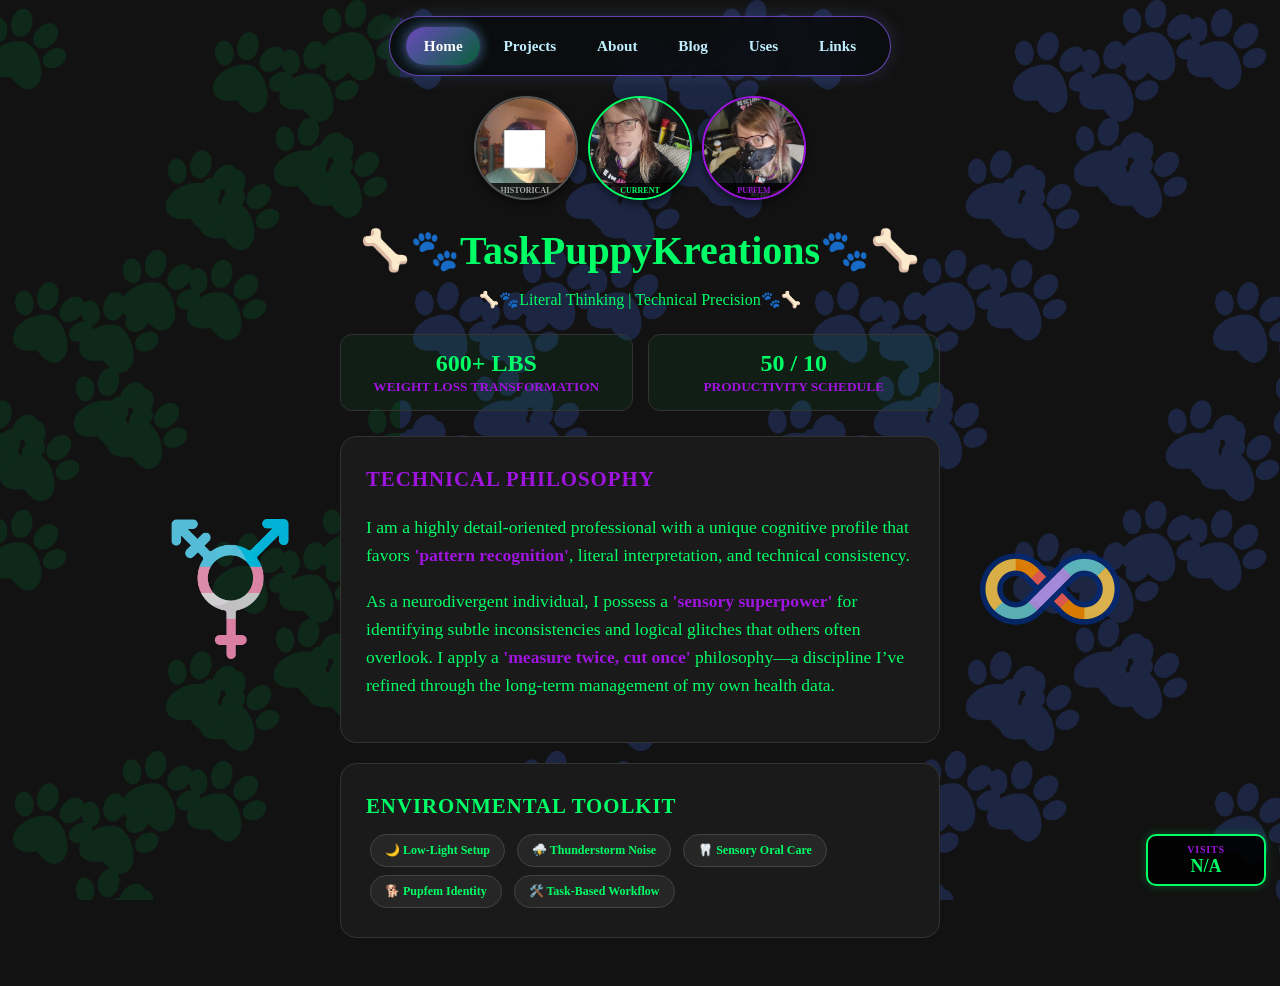
<file: index.html>
<!DOCTYPE html>
<html lang="en">
<head>
    <meta name="darkreader-lock">
    <meta charset="UTF-8">
    <meta name="viewport" content="width=device-width, initial-scale=1.0, maximum-scale=1.0, user-scalable=no">
    <title>TaskPuppy | Forensic Bio</title>
    <link rel="stylesheet" href="assets/css/style.css">
    <style>
        /* PREVENTS SIDE-SCROLLING ON MOBILE FROM FLOATING IMAGES */
        

        /* PRESERVED: THE ORGANIC PAW TRAIL - DARK READER LOCK */
        
        .app-container { text-align: center; max-width: 600px; margin: 0 auto; padding: 20px; }
        .photo-container { display: flex; justify-content: center; gap: 10px; margin-bottom: 25px; }
        .profile-frame { flex: 0 0 100px; height: 100px; border-radius: 50%; border: 2px solid #00FF66; overflow: hidden; position: relative; background: #111; box-shadow: 0 4px 8px rgba(0,0,0,0.5); }
        .frame-label { position: absolute; bottom: 0; width: 100%; background: rgba(0,0,0,0.8); font-size: 8px; padding: 3px 0; font-weight: 900; color: #00FF66; }
        .stat-grid { display: grid; grid-template-columns: 1fr 1fr; gap: 15px; margin-bottom: 25px; }
        .stat-card { background: rgba(0, 255, 102, 0.05); border: 1px solid #333; padding: 15px; border-radius: 12px; }
        .stat-val { display: block; font-size: 24px; font-weight: 900; color: #00FF66; }
        .card { background: #1a1a1a; border-radius: 16px; padding: 25px; margin-bottom: 20px; border: 1px solid #333; text-align: left; line-height: 1.6; }
        .tool-chip { display: inline-block; background: rgba(255, 255, 255, 0.05); border: 1px solid #444; padding: 6px 14px; border-radius: 20px; font-size: 12px; margin: 4px; color: #00FF66; font-weight: bold; }
        .highlight { color: #FFD700; font-weight: bold; }
        h2 { margin-top: 0; font-size: 1.2rem; text-transform: uppercase; letter-spacing: 1px; }

        .site-counter {
            position: fixed;
            right: 14px;
            bottom: calc(14px + env(safe-area-inset-bottom));
            z-index: 9999;
            background: rgba(0, 0, 0, 0.88);
            border: 2px solid #00FF66;
            border-radius: 10px;
            padding: 8px 12px;
            box-shadow: 0 0 10px rgba(0, 255, 102, 0.25);
            text-align: center;
            min-width: 92px;
        }

        .site-counter-label {
            color: #9f15df;
            font-size: 10px;
            font-weight: 900;
            letter-spacing: 0.8px;
            text-transform: uppercase;
            display: block;
            margin-bottom: 2px;
        }

        .site-counter-value {
            color: #00FF66;
            font-size: 18px;
            font-weight: 900;
            line-height: 1;
        }

        .current-photo-upside-down {
            transform: rotate(270deg);
            transform-origin: center center;
        }

        .kofi-button {
            position: fixed;
            left: 14px;
            bottom: calc(14px + env(safe-area-inset-bottom));
            z-index: 9998;
            background: rgba(0, 0, 0, 0.88);
            border: 2px solid #9f15df;
            border-radius: 10px;
            padding: 8px 12px;
            box-shadow: 0 0 10px rgba(159, 21, 223, 0.25);
            text-align: center;
            min-width: 112px;
            text-decoration: none;
            display: inline-block;
        }

        .kofi-button-label {
            color: #00FF66;
            font-size: 10px;
            font-weight: 900;
            letter-spacing: 0.8px;
            text-transform: uppercase;
            display: block;
            margin-bottom: 2px;
        }

        .kofi-button-value {
            color: #9f15df;
            font-size: 18px;
            font-weight: 900;
            line-height: 1;
        }

        @media (max-width: 640px) {
            .site-counter {
                right: 10px;
                bottom: calc(12px + env(safe-area-inset-bottom));
                padding: 7px 10px;
                min-width: 84px;
            }

            .site-counter-value {
                font-size: 16px;
            }

            .kofi-button {
                left: 10px;
                bottom: calc(12px + env(safe-area-inset-bottom));
                padding: 7px 10px;
                min-width: 98px;
            }

            .kofi-button-value {
                font-size: 16px;
            }

        }
    </style>
</head>
<body>
<nav class="navbar" aria-label="Main navigation">
    <ul>
        <li><a href="index.html" aria-current="page">Home</a></li>
        <li><a href="projects.html">Projects</a></li>
        <li><a href="about.html">About</a></li>
        <li><a href="blog.html">Blog</a></li>
        <li><a href="uses.html">Uses</a></li>
        <li><a href="links.html">Links</a></li>
    </ul>
</nav>

    <div class="app-container">
        <div class="photo-container">
            <div class="profile-frame" style="border-color: #555;">
                <img src="assets/images/blog/550-me-web.jpg" loading="lazy" decoding="async" style="width:100%; height:100%; object-fit: cover;">
                <div class="frame-label" style="color:#aaa;">HISTORICAL</div>
            </div>
            <div class="profile-frame">
                <img src="assets/images/blog/no-muzzle-web.jpg" class="current-photo-upside-down" loading="lazy" decoding="async" style="width:100%; height:100%; object-fit: cover;">
                <div class="frame-label" style="color:#00FF66;">CURRENT</div>
            </div>
            <div class="profile-frame" style="border-color: #9f15df;">
                <img src="assets/images/blog/muzzle-web.jpg" loading="lazy" decoding="async" style="width:100%; height:100%; object-fit: cover;">
                <div class="frame-label" style="color: #9f15df;">PUPFEM</div>
            </div>
        </div>

        <h1 style="margin-bottom: 5px;color: #00ff66;">🦴🐾TaskPuppyKreations🐾🦴</h1>
        <p style="color:#00FF66; margin-bottom: 25px; font-family:Comic Sans MS, Comic Sans, cursive;">🦴🐾Literal Thinking | Technical Precision🐾🦴</p>

        <div class="stat-grid">
            <div class="stat-card">
                <span class="stat-val">600+ LBS</span>
                <small style="color:#9f15df; font-weight:bold;">WEIGHT LOSS TRANSFORMATION</small>
            </div>
            <div class="stat-card">
                <span class="stat-val">50 / 10</span>
                <small style="color:#9f15df; font-weight:bold;">PRODUCTIVITY SCHEDULE</small>
            </div>
        </div>

        <div style="position: relative; margin-bottom: 20px;">
            
            <img src="assets/icons/transgender.png" alt="Trans Pride" 
                 style="position: absolute; right: calc(100% + 40px); top: 50%; transform: translateY(-50%); width: 140px; height: auto; opacity: 0.85; pointer-events: none;">

            <div class="card" style="margin-bottom: 0;">
                <h2>Technical Philosophy</h2>
                <p>I am a highly detail-oriented professional with a unique cognitive profile that favors <span class="highlight">'pattern recognition'</span>, literal interpretation, and technical consistency.</p>
                <p>As a neurodivergent individual, I possess a <span class="highlight">'sensory superpower'</span> for identifying subtle inconsistencies and logical glitches that others often overlook. I apply a <span class="highlight">'measure twice, cut once'</span> philosophy—a discipline I’ve refined through the long-term management of my own health data.</p>
            </div>

            <img src="assets/icons/autism.png" alt="Autism Pride" 
                 style="position: absolute; left: calc(100% + 40px); top: 50%; transform: translateY(-50%); width: 140px; height: auto; opacity: 0.85; pointer-events: none;">

        </div>

        <div class="card">
            <h2 style="color:#00FF66;">Environmental Toolkit</h2>
            <div class="chip-container">
                <span class="tool-chip">🌙 Low-Light Setup</span>
                <span class="tool-chip">⛈️ Thunderstorm Noise</span>
                <span class="tool-chip">🦷 Sensory Oral Care</span>
                <span class="tool-chip">🐕 Pupfem Identity</span>
                <span class="tool-chip">🛠️ Task-Based Workflow</span>
            </div>
        </div>
    </div>

    <div class="site-counter" aria-live="polite" aria-label="Site visit counter">
        <span class="site-counter-label">Visits</span>
        <span id="site-counter-value" class="site-counter-value">...</span>
    </div>

   <script type='text/javascript' src='https://storage.ko-fi.com/cdn/widget/Widget_2.js'></script><script type='text/javascript'>kofiwidget2.init('Support me on Ko-fi', '#6542c7', 'W7W2H99UY');kofiwidget2.draw();</script> 



<script>
    (function () {
        var counterEl = document.getElementById('site-counter-value');
        if (!counterEl) return;

        var endpoint = 'https://api.counterapi.dev/v1/taskpuppykreations/homepage/up';

        fetch(endpoint)
            .then(function (response) {
                if (!response.ok) {
                    throw new Error('Counter request failed');
                }
                return response.json();
            })
            .then(function (data) {
                if (typeof data.count === 'number') {
                    counterEl.textContent = data.count.toLocaleString();
                } else {
                    counterEl.textContent = 'N/A';
                }
            })
            .catch(function () {
                counterEl.textContent = 'N/A';
            });
    })();
</script>
</body>
</html>
</file>
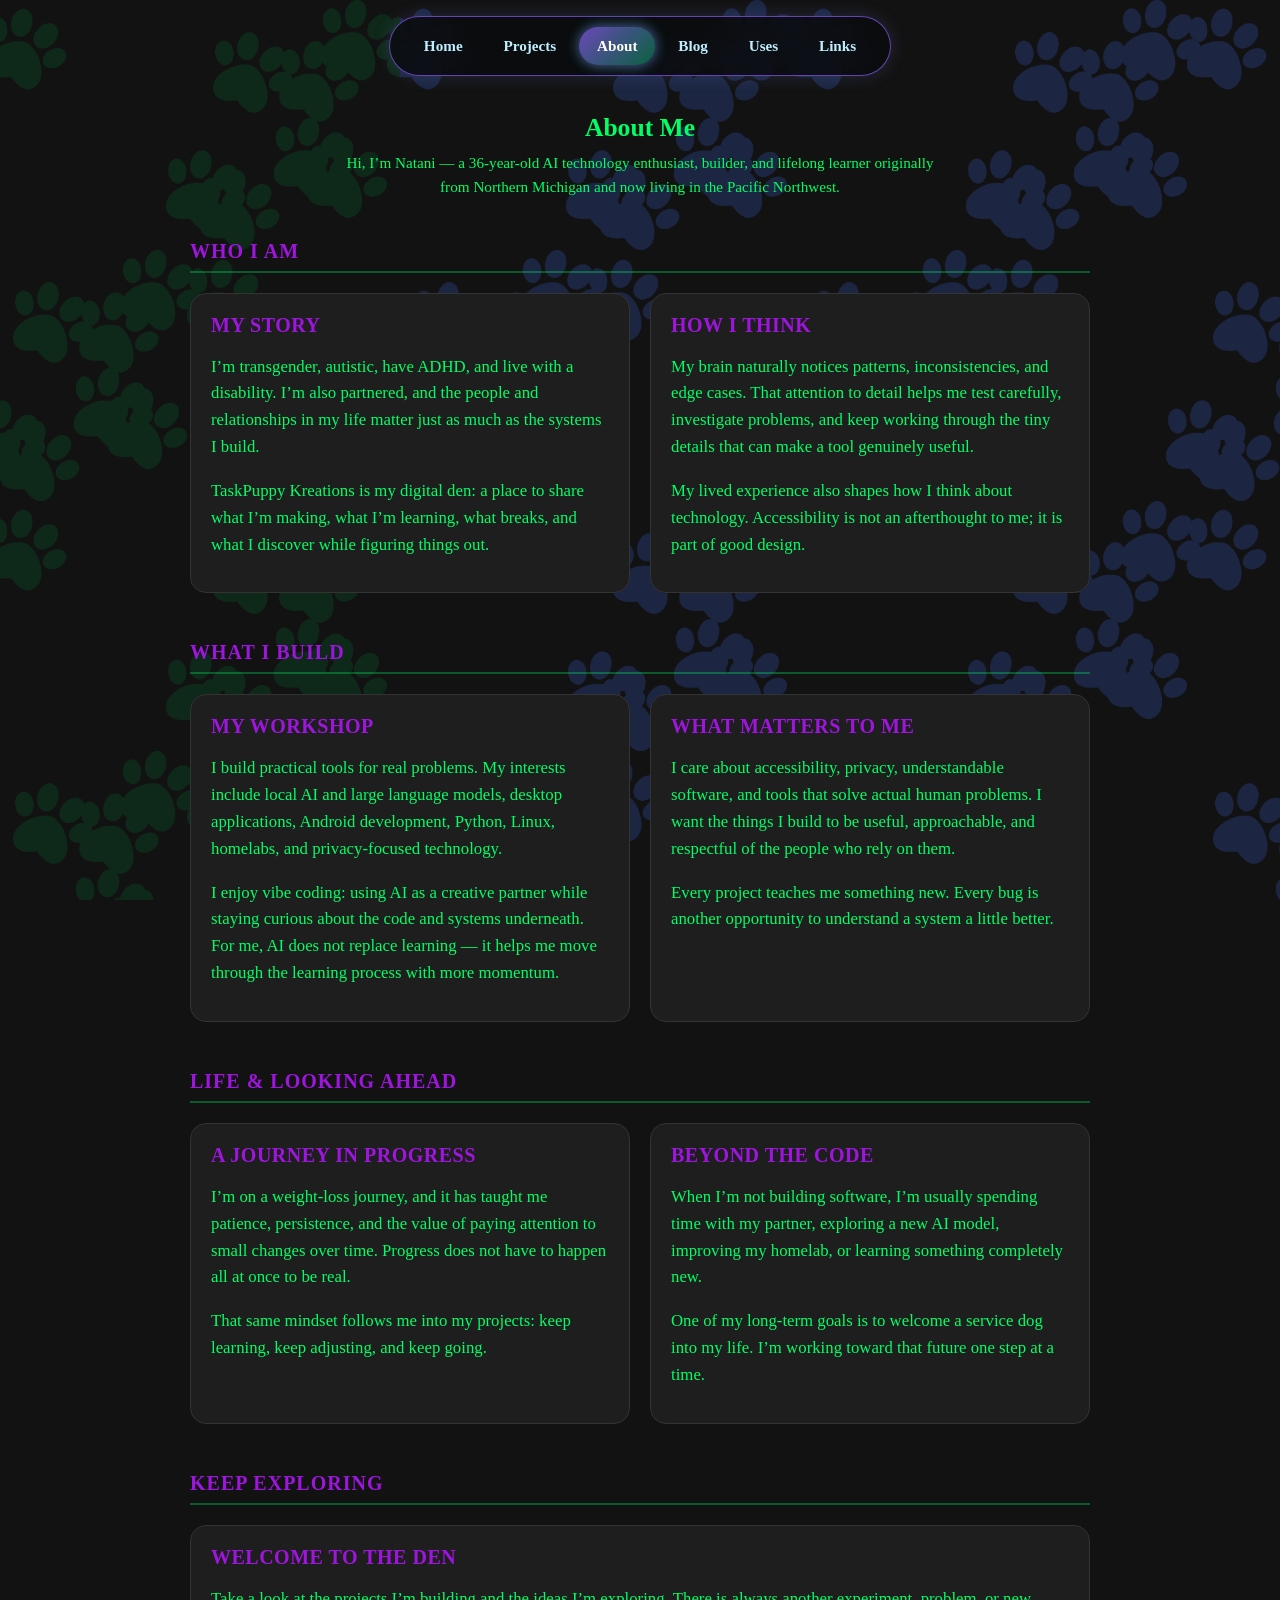
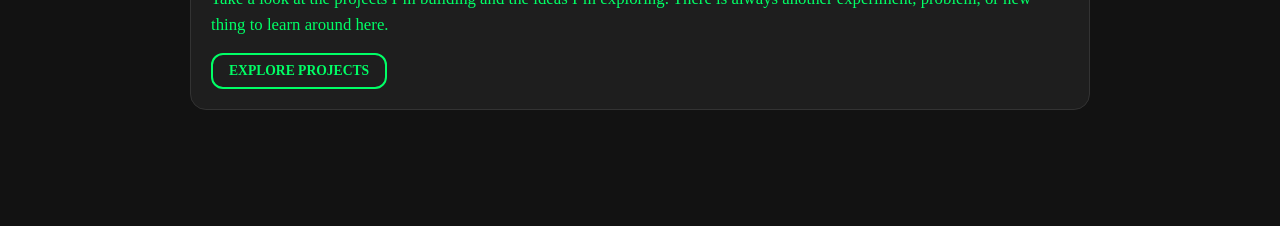
<file: about.html>
<!DOCTYPE html>
<html lang="en">
<head>
    <meta name="darkreader-lock">
    <meta charset="UTF-8">
    <meta name="viewport" content="width=device-width, initial-scale=1.0, maximum-scale=1.0, user-scalable=no">
    <title>TaskPuppy | About Me</title>
    <link rel="stylesheet" href="assets/css/style.css">
</head>
<body>
<nav class="navbar" aria-label="Main navigation">
    <ul>
        <li><a href="index.html">Home</a></li>
        <li><a href="projects.html">Projects</a></li>
        <li><a href="about.html" aria-current="page">About</a></li>
        <li><a href="blog.html">Blog</a></li>
        <li><a href="uses.html">Uses</a></li>
        <li><a href="links.html">Links</a></li>
    </ul>
</nav>

<div class="projects-page about-page">
    <h1>About Me</h1>
    <p class="projects-intro">Hi, I’m Natani — a 36-year-old AI technology enthusiast, builder, and lifelong learner originally from Northern Michigan and now living in the Pacific Northwest.</p>

    <section class="project-group" aria-labelledby="who-i-am-heading">
        <h2 class="project-group-title" id="who-i-am-heading">Who I Am</h2>
        <div class="project-grid">

            <article class="project-card">
                <div class="project-card-body">
                    <h3 class="project-card-title">My Story</h3>
                    <p class="project-card-desc">I’m transgender, autistic, have ADHD, and live with a disability. I’m also partnered, and the people and relationships in my life matter just as much as the systems I build.</p>
                    <p class="project-card-desc">TaskPuppy Kreations is my digital den: a place to share what I’m making, what I’m learning, what breaks, and what I discover while figuring things out.</p>
                </div>
            </article>

            <article class="project-card">
                <div class="project-card-body">
                    <h3 class="project-card-title">How I Think</h3>
                    <p class="project-card-desc">My brain naturally notices patterns, inconsistencies, and edge cases. That attention to detail helps me test carefully, investigate problems, and keep working through the tiny details that can make a tool genuinely useful.</p>
                    <p class="project-card-desc">My lived experience also shapes how I think about technology. Accessibility is not an afterthought to me; it is part of good design.</p>
                </div>
            </article>

        </div>
    </section>

    <section class="project-group" aria-labelledby="what-i-build-heading">
        <h2 class="project-group-title" id="what-i-build-heading">What I Build</h2>
        <div class="project-grid">

            <article class="project-card">
                <div class="project-card-body">
                    <h3 class="project-card-title">My Workshop</h3>
                    <p class="project-card-desc">I build practical tools for real problems. My interests include local AI and large language models, desktop applications, Android development, Python, Linux, homelabs, and privacy-focused technology.</p>
                    <p class="project-card-desc">I enjoy vibe coding: using AI as a creative partner while staying curious about the code and systems underneath. For me, AI does not replace learning — it helps me move through the learning process with more momentum.</p>
                </div>
            </article>

            <article class="project-card">
                <div class="project-card-body">
                    <h3 class="project-card-title">What Matters to Me</h3>
                    <p class="project-card-desc">I care about accessibility, privacy, understandable software, and tools that solve actual human problems. I want the things I build to be useful, approachable, and respectful of the people who rely on them.</p>
                    <p class="project-card-desc">Every project teaches me something new. Every bug is another opportunity to understand a system a little better.</p>
                </div>
            </article>

        </div>
    </section>

    <section class="project-group" aria-labelledby="life-and-looking-ahead-heading">
        <h2 class="project-group-title" id="life-and-looking-ahead-heading">Life &amp; Looking Ahead</h2>
        <div class="project-grid">

            <article class="project-card">
                <div class="project-card-body">
                    <h3 class="project-card-title">A Journey in Progress</h3>
                    <p class="project-card-desc">I’m on a weight-loss journey, and it has taught me patience, persistence, and the value of paying attention to small changes over time. Progress does not have to happen all at once to be real.</p>
                    <p class="project-card-desc">That same mindset follows me into my projects: keep learning, keep adjusting, and keep going.</p>
                </div>
            </article>

            <article class="project-card">
                <div class="project-card-body">
                    <h3 class="project-card-title">Beyond the Code</h3>
                    <p class="project-card-desc">When I’m not building software, I’m usually spending time with my partner, exploring a new AI model, improving my homelab, or learning something completely new.</p>
                    <p class="project-card-desc">One of my long-term goals is to welcome a service dog into my life. I’m working toward that future one step at a time.</p>
                </div>
            </article>

        </div>
    </section>

    <section class="project-group" aria-labelledby="keep-exploring-heading">
        <h2 class="project-group-title" id="keep-exploring-heading">Keep Exploring</h2>
        <div class="project-grid">
            <article class="project-card">
                <div class="project-card-body">
                    <h3 class="project-card-title">Welcome to the Den</h3>
                    <p class="project-card-desc">Take a look at the projects I’m building and the ideas I’m exploring. There is always another experiment, problem, or new thing to learn around here.</p>
                    <div class="project-links">
                        <a class="project-link live" href="projects.html" aria-label="Explore TaskPuppy projects">Explore Projects</a>
                    </div>
                </div>
            </article>
        </div>
    </section>

    <script type='text/javascript' src='https://storage.ko-fi.com/cdn/widget/Widget_2.js'></script><script type='text/javascript'>kofiwidget2.init('Support me on Ko-fi', '#6542c7', 'W7W2H99UY');kofiwidget2.draw();</script> 
</div>

</body>
</html>
</file>
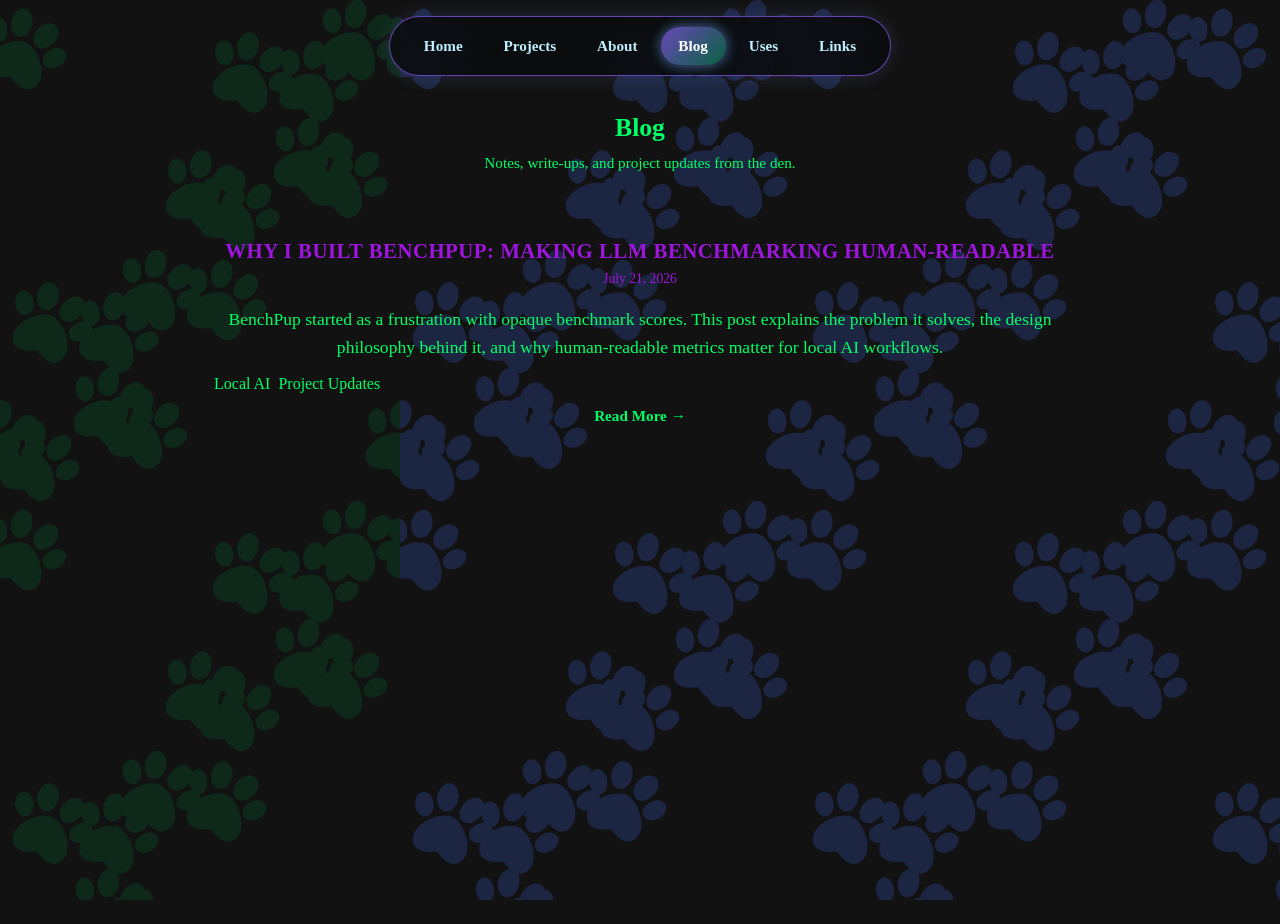
<file: blog.html>
<!DOCTYPE html>
<html lang="en">
<head>
    <meta name="darkreader-lock">
    <meta charset="UTF-8">
    <meta name="viewport" content="width=device-width, initial-scale=1.0, maximum-scale=1.0, user-scalable=no">
    <meta name="description" content="Blog posts about local AI, homelab, web development, accessibility, and more.">
    <title>Blog | TaskPuppyKreations</title>
    <link rel="stylesheet" href="assets/css/style.css">
</head>
<body>
<nav class="navbar" aria-label="Main navigation">
    <ul>
        <li><a href="index.html">Home</a></li>
        <li><a href="projects.html">Projects</a></li>
        <li><a href="about.html">About</a></li>
        <li><a href="blog.html" aria-current="page">Blog</a></li>
        <li><a href="uses.html">Uses</a></li>
        <li><a href="links.html">Links</a></li>
    </ul>
</nav>

<div class="blog-index">
    <h1>Blog</h1>
    <p class="blog-intro">Notes, write-ups, and project updates from the den.</p>

    <section class="blog-post-list">

        <!-- Copy this card block for each new post. -->
        <!-- Example placeholder — replace with real posts. -->
        <article class="card blog-post-card">
            <h2 class="blog-post-title">Why I Built BenchPup: Making LLM Benchmarking Human-Readable</h2>
            <time class="blog-post-date" datetime="2026-07-21">July 21, 2026</time>
            <p class="blog-post-summary">
                BenchPup started as a frustration with opaque benchmark scores. This post explains the problem it solves, the design philosophy behind it, and why human-readable metrics matter for local AI workflows.
            </p>
            <div class="blog-post-tags">
                <span class="tool-chip blog-tag">Local AI</span>
                <span class="tool-chip blog-tag">Project Updates</span>
            </div>
            <a class="blog-read-more" href="blog/posts/2026-07-21-why-i-built-benchpup.html">Read More →</a>
        </article>
        
<script type='text/javascript' src='https://storage.ko-fi.com/cdn/widget/Widget_2.js'></script><script type='text/javascript'>kofiwidget2.init('Support me on Ko-fi', '#6542c7', 'W7W2H99UY');kofiwidget2.draw();</script> 

    </section>
</div>
</body>
</html>
</file>
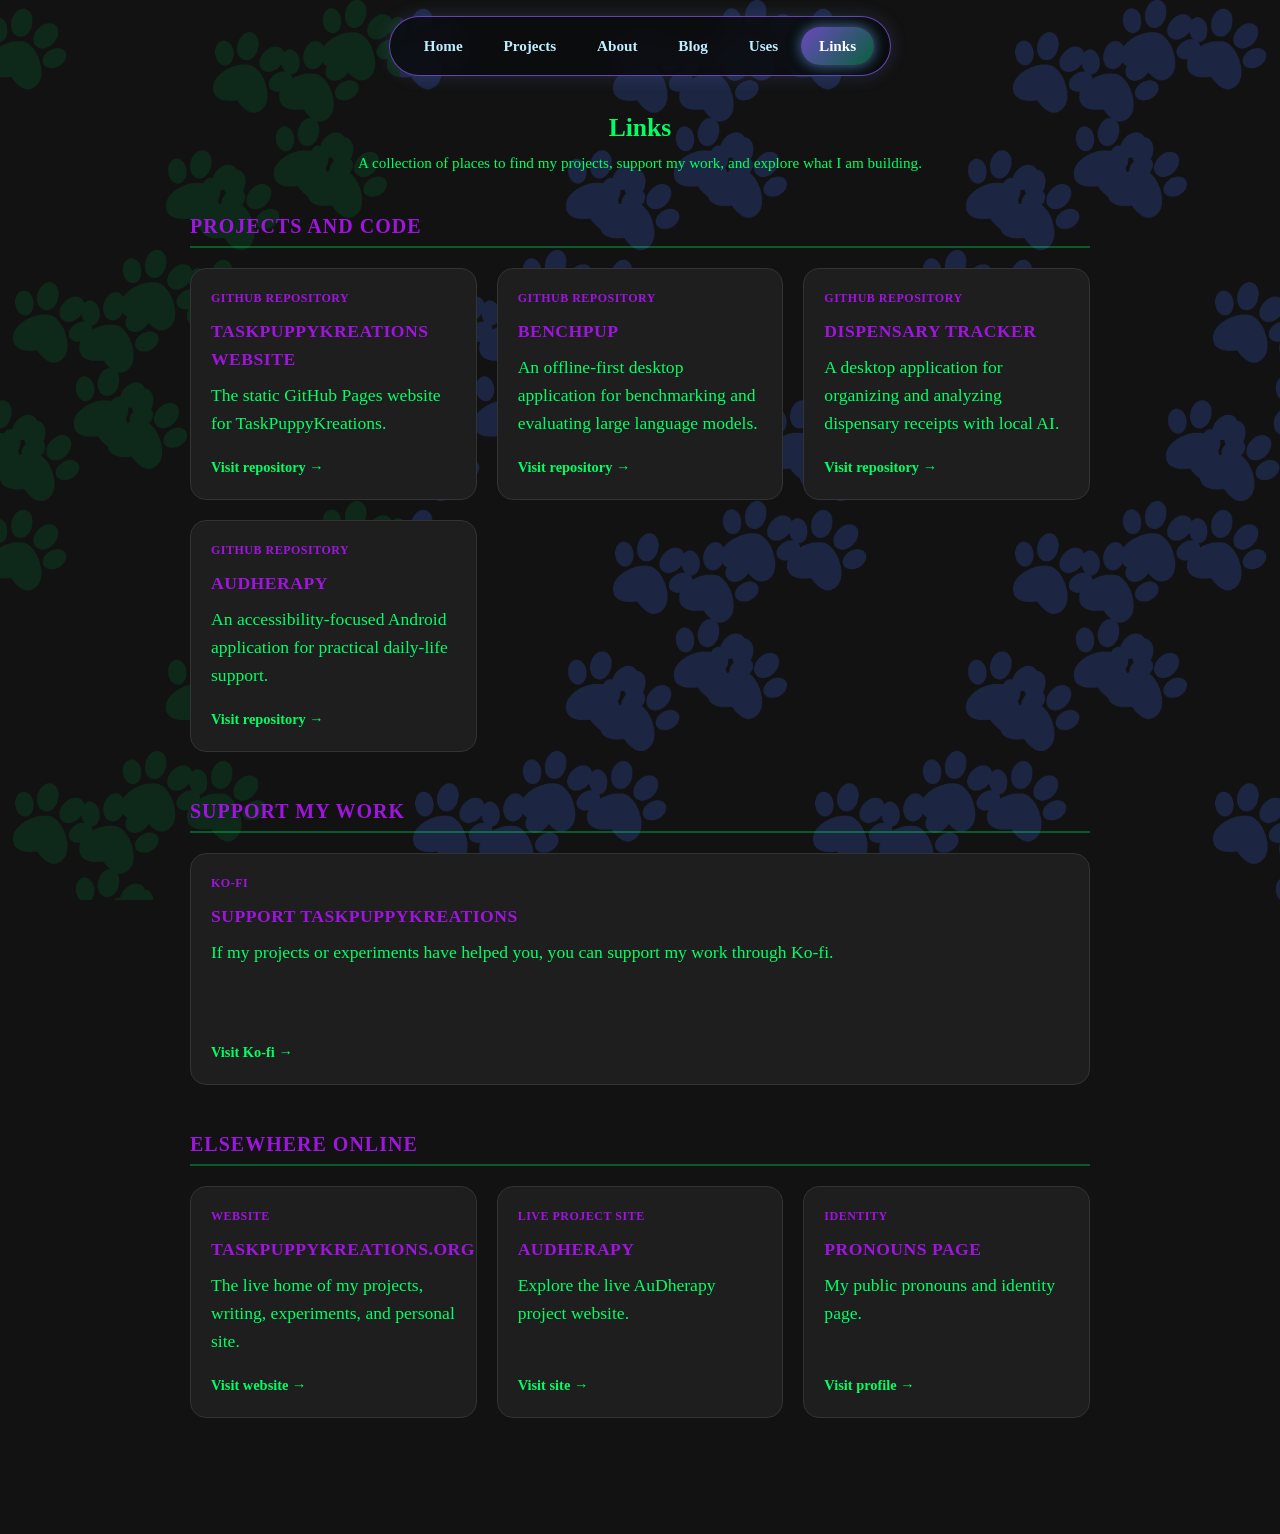
<file: links.html>
<!DOCTYPE html>
<html lang="en">
<head>
    <meta name="darkreader-lock">
    <meta charset="UTF-8">
    <meta name="viewport" content="width=device-width, initial-scale=1.0, maximum-scale=1.0, user-scalable=no">
    <meta name="description" content="A collection of places to find my projects, support my work, and explore what I am building.">
    <title>TaskPuppy | Links</title>
    <link rel="stylesheet" href="assets/css/style.css">
</head>
<body>
<nav class="navbar" aria-label="Main navigation">
    <ul>
        <li><a href="index.html">Home</a></li>
        <li><a href="projects.html">Projects</a></li>
        <li><a href="about.html">About</a></li>
        <li><a href="blog.html">Blog</a></li>
        <li><a href="uses.html">Uses</a></li>
        <li><a href="links.html" aria-current="page">Links</a></li>
    </ul>
</nav>

<main class="links-page">
    <header class="links-header">
        <h1>Links</h1>
        <p class="links-intro">A collection of places to find my projects, support my work, and explore what I am building.</p>
    </header>

    <section class="links-section" aria-labelledby="links-projects-heading">
        <h2 class="links-section-title" id="links-projects-heading">Projects and Code</h2>
        <div class="links-grid">
            <a class="card links-card" href="https://github.com/TaskPuppyNatani/taskpuppy-web" target="_blank" rel="noopener noreferrer">
                <span class="links-category">GitHub repository</span>
                <h3 class="links-card-title">TaskPuppyKreations Website</h3>
                <p class="links-card-description">The static GitHub Pages website for TaskPuppyKreations.</p>
                <span class="links-external">Visit repository &rarr;</span>
            </a>

            <a class="card links-card" href="https://github.com/TaskPuppyNatani/BenchPup" target="_blank" rel="noopener noreferrer">
                <span class="links-category">GitHub repository</span>
                <h3 class="links-card-title">BenchPup</h3>
                <p class="links-card-description">An offline-first desktop application for benchmarking and evaluating large language models.</p>
                <span class="links-external">Visit repository &rarr;</span>
            </a>

            <a class="card links-card" href="https://github.com/TaskPuppyNatani/Dispensary_Tracker" target="_blank" rel="noopener noreferrer">
                <span class="links-category">GitHub repository</span>
                <h3 class="links-card-title">Dispensary Tracker</h3>
                <p class="links-card-description">A desktop application for organizing and analyzing dispensary receipts with local AI.</p>
                <span class="links-external">Visit repository &rarr;</span>
            </a>

            <a class="card links-card" href="https://github.com/TaskPuppyNatani/AuDherapy" target="_blank" rel="noopener noreferrer">
                <span class="links-category">GitHub repository</span>
                <h3 class="links-card-title">AuDherapy</h3>
                <p class="links-card-description">An accessibility-focused Android application for practical daily-life support.</p>
                <span class="links-external">Visit repository &rarr;</span>
            </a>
        </div>
    </section>

    <section class="links-section" aria-labelledby="links-support-heading">
        <h2 class="links-section-title" id="links-support-heading">Support My Work</h2>
        <div class="links-grid">
            <a class="card links-card" href="https://ko-fi.com/taskpuppyloona" target="_blank" rel="noopener noreferrer">
                <span class="links-category">Ko-fi</span>
                <h3 class="links-card-title">Support TaskPuppyKreations</h3>
                <p class="links-card-description">If my projects or experiments have helped you, you can support my work through Ko-fi.</p>
                <span class="links-external">Visit Ko-fi &rarr;</span>
            </a>
        </div>
    </section>

    <section class="links-section" aria-labelledby="links-elsewhere-heading">
        <h2 class="links-section-title" id="links-elsewhere-heading">Elsewhere Online</h2>
        <div class="links-grid">
            <a class="card links-card" href="https://taskpuppykreations.org" target="_blank" rel="noopener noreferrer">
                <span class="links-category">Website</span>
                <h3 class="links-card-title">TaskPuppyKreations.org</h3>
                <p class="links-card-description">The live home of my projects, writing, experiments, and personal site.</p>
                <span class="links-external">Visit website &rarr;</span>
            </a>

            <a class="card links-card" href="https://audherapy.org" target="_blank" rel="noopener noreferrer">
                <span class="links-category">Live project site</span>
                <h3 class="links-card-title">AuDherapy</h3>
                <p class="links-card-description">Explore the live AuDherapy project website.</p>
                <span class="links-external">Visit site &rarr;</span>
            </a>

            <a class="card links-card" href="https://en.pronouns.page/@natanilombax" target="_blank" rel="noopener noreferrer">
                <span class="links-category">Identity</span>
                <h3 class="links-card-title">Pronouns Page</h3>
                <p class="links-card-description">My public pronouns and identity page.</p>
                <span class="links-external">Visit profile &rarr;</span>
            </a>
        </div>
    </section>
</main>

<script type='text/javascript' src='https://storage.ko-fi.com/cdn/widget/Widget_2.js'></script><script type='text/javascript'>kofiwidget2.init('Support me on Ko-fi', '#6542c7', 'W7W2H99UY');kofiwidget2.draw();</script> 
</body>
</html>
</file>
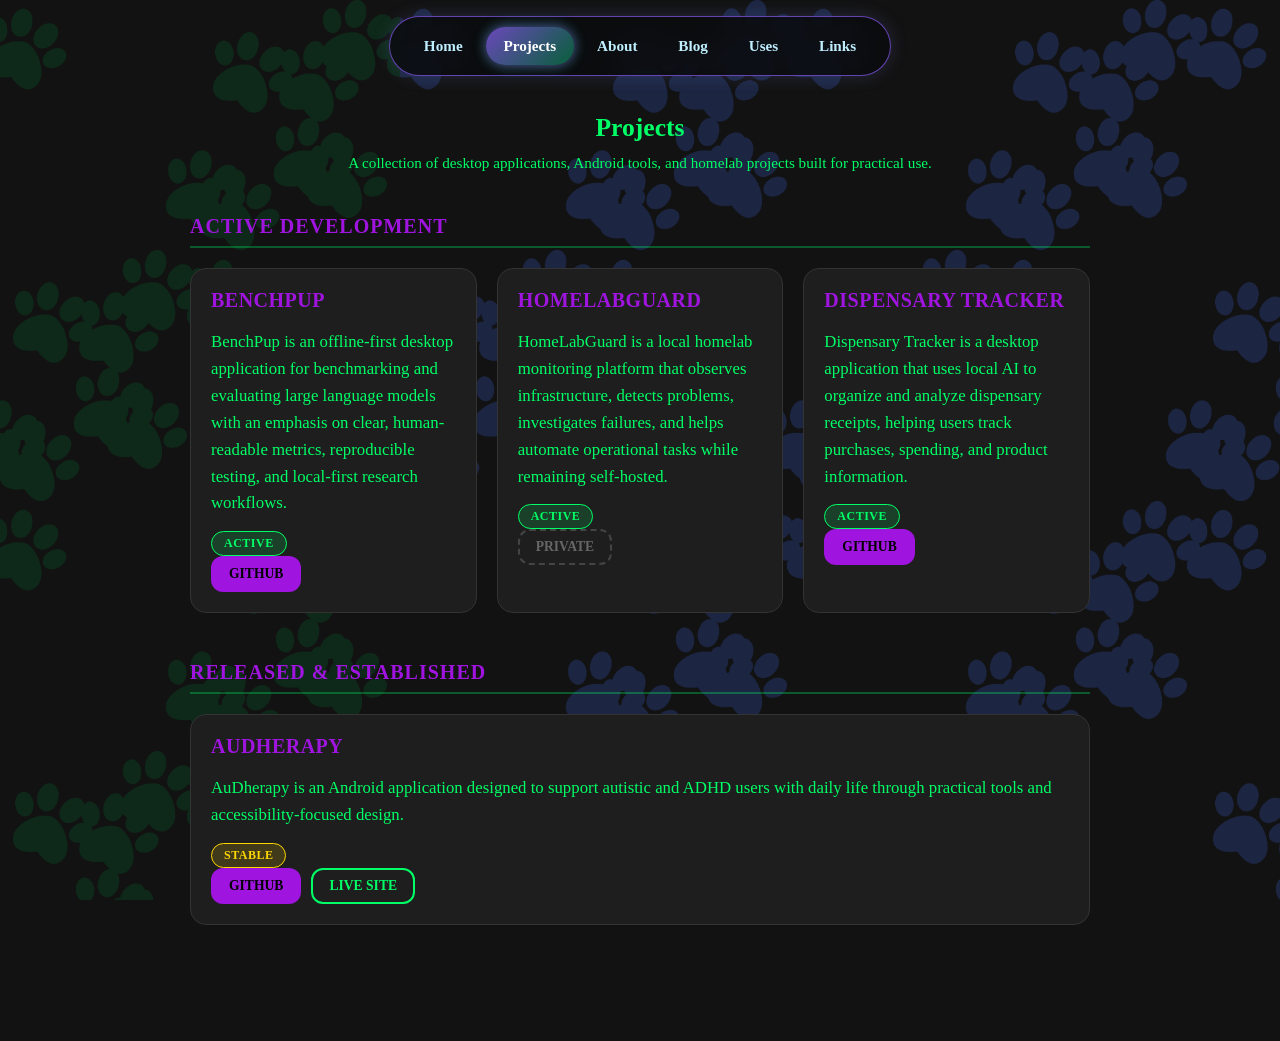
<file: projects.html>
<!DOCTYPE html>
<html lang="en">
<head>
    <meta name="darkreader-lock">
    <meta charset="UTF-8">
    <meta name="viewport" content="width=device-width, initial-scale=1.0, maximum-scale=1.0, user-scalable=no">
    <title>TaskPuppy | Projects</title>
    <link rel="stylesheet" href="assets/css/style.css">
</head>
<body>
<nav class="navbar" aria-label="Main navigation">
    <ul>
        <li><a href="index.html">Home</a></li>
        <li><a href="projects.html" aria-current="page">Projects</a></li>
        <li><a href="about.html">About</a></li>
        <li><a href="blog.html">Blog</a></li>
        <li><a href="uses.html">Uses</a></li>
        <li><a href="links.html">Links</a></li>
    </ul>
</nav>

<div class="projects-page">
    <h1>Projects</h1>
    <p class="projects-intro">A collection of desktop applications, Android tools, and homelab projects built for practical use.</p>

    <section class="project-group">
        <h2 class="project-group-title">Active Development</h2>
        <div class="project-grid">

            <article class="project-card">
                <div class="project-card-body">
                    <h3 class="project-card-title">BenchPup</h3>
                    <p class="project-card-desc">BenchPup is an offline-first desktop application for benchmarking and evaluating large language models with an emphasis on clear, human-readable metrics, reproducible testing, and local-first research workflows.</p>
                    <span class="status-badge status-badge--active">Active</span>
                    <div class="project-links">
                        <a class="project-link github" href="https://github.com/TaskPuppyNatani/BenchPup" target="_blank" rel="noopener noreferrer" aria-label="View BenchPup on GitHub">GitHub</a>
                    </div>
                </div>
            </article>

            <article class="project-card">
                <div class="project-card-body">
                    <h3 class="project-card-title">HomeLabGuard</h3>
                    <p class="project-card-desc">HomeLabGuard is a local homelab monitoring platform that observes infrastructure, detects problems, investigates failures, and helps automate operational tasks while remaining self-hosted.</p>
                    <span class="status-badge status-badge--active">Active</span>
                    <div class="project-links">
                        <span class="project-link private" aria-label="HomeLabGuard repository is private">Private</span>
                    </div>
                </div>
            </article>

            <article class="project-card">
                <div class="project-card-body">
                    <h3 class="project-card-title">Dispensary Tracker</h3>
                    <p class="project-card-desc">Dispensary Tracker is a desktop application that uses local AI to organize and analyze dispensary receipts, helping users track purchases, spending, and product information.</p>
                    <span class="status-badge status-badge--active">Active</span>
                    <div class="project-links">
                        <a class="project-link github" href="https://github.com/TaskPuppyNatani/Dispensary_Tracker" target="_blank" rel="noopener noreferrer" aria-label="View Dispensary Tracker on GitHub">GitHub</a>
                    </div>
                </div>
            </article>

        </div>
    </section>

    <section class="project-group">
        <h2 class="project-group-title">Released &amp; Established</h2>
        <div class="project-grid">

            <article class="project-card">
                <div class="project-card-body">
                    <h3 class="project-card-title">AuDherapy</h3>
                    <p class="project-card-desc">AuDherapy is an Android application designed to support autistic and ADHD users with daily life through practical tools and accessibility-focused design.</p>
                    <span class="status-badge status-badge--stable">Stable</span>
                    <div class="project-links">
                        <a class="project-link github" href="https://github.com/TaskPuppyNatani/AuDherapy" target="_blank" rel="noopener noreferrer" aria-label="View AuDherapy on GitHub">GitHub</a>
                        <a class="project-link live" href="https://audherapy.org" target="_blank" rel="noopener noreferrer" aria-label="Visit AuDherapy live site">Live Site</a>
                    </div>
                </div>
            </article>

        </div>
    </section>

    <script type='text/javascript' src='https://storage.ko-fi.com/cdn/widget/Widget_2.js'></script><script type='text/javascript'>kofiwidget2.init('Support me on Ko-fi', '#6542c7', 'W7W2H99UY');kofiwidget2.draw();</script> 
</div>

</body>
</html>
</file>
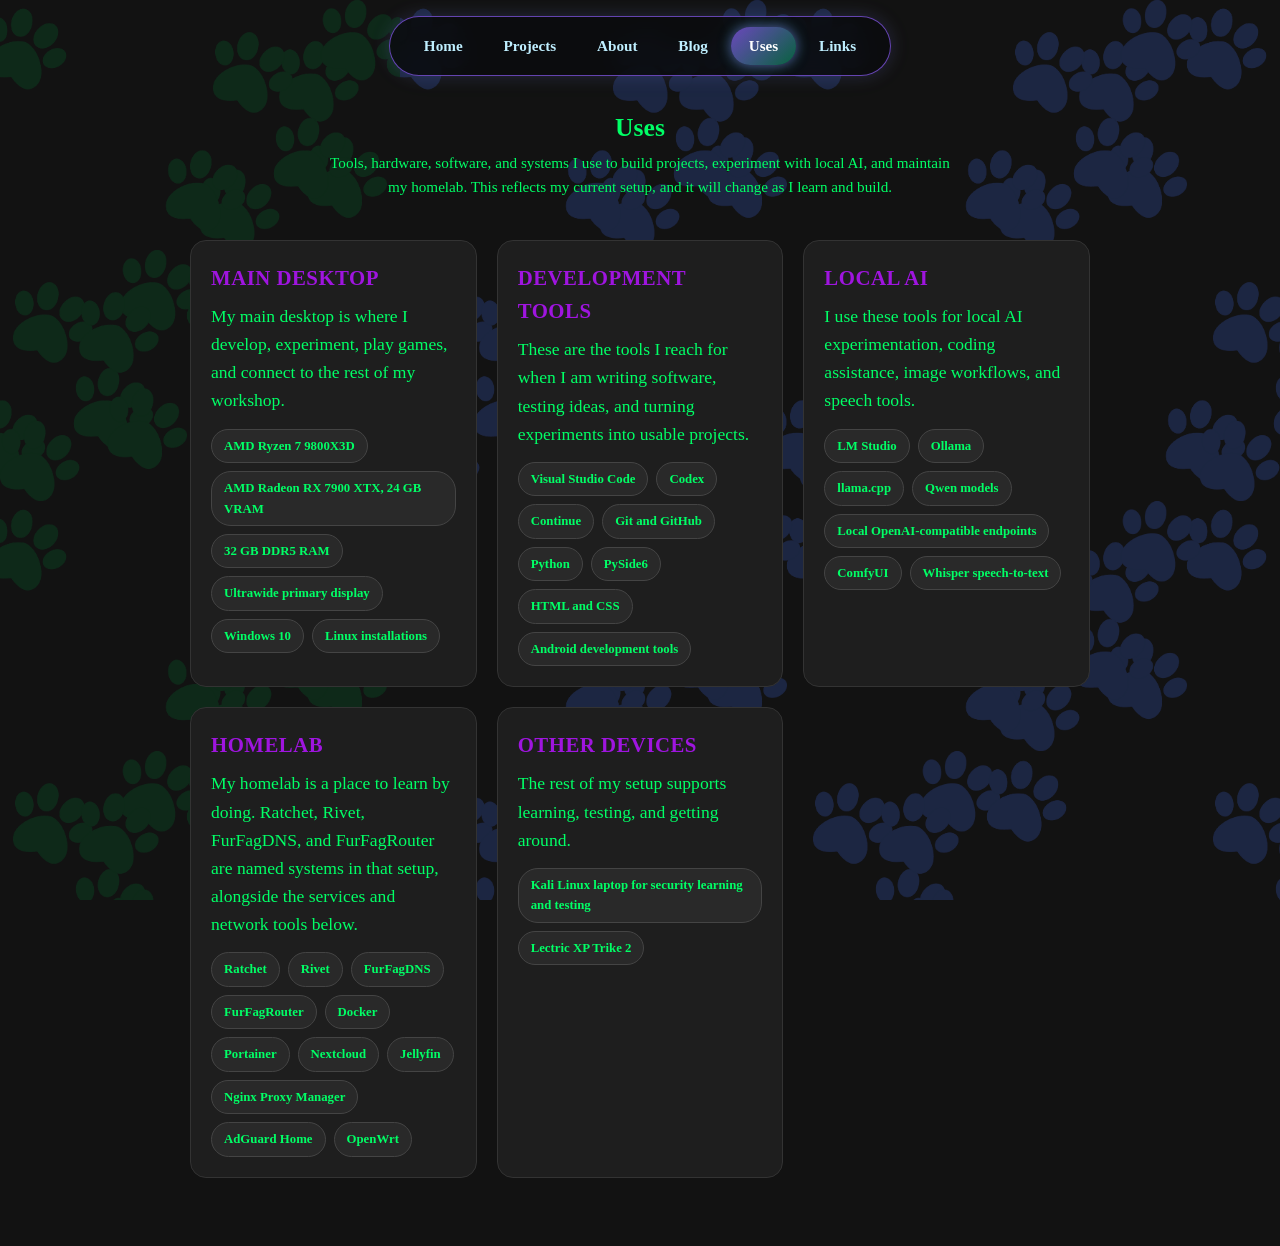
<file: uses.html>
<!DOCTYPE html>
<html lang="en">
<head>
    <meta name="darkreader-lock">
    <meta charset="UTF-8">
    <meta name="viewport" content="width=device-width, initial-scale=1.0, maximum-scale=1.0, user-scalable=no">
    <meta name="description" content="Tools, hardware, software, and systems I use to build projects, experiment with local AI, and maintain my homelab.">
    <title>TaskPuppy | Uses</title>
    <link rel="stylesheet" href="assets/css/style.css">
</head>
<body>
<nav class="navbar" aria-label="Main navigation">
    <ul>
        <li><a href="index.html">Home</a></li>
        <li><a href="projects.html">Projects</a></li>
        <li><a href="about.html">About</a></li>
        <li><a href="blog.html">Blog</a></li>
        <li><a href="uses.html" aria-current="page">Uses</a></li>
        <li><a href="links.html">Links</a></li>
    </ul>
</nav>

<main class="uses-page">
    <header class="uses-header">
        <h1>Uses</h1>
        <p class="uses-intro">Tools, hardware, software, and systems I use to build projects, experiment with local AI, and maintain my homelab. This reflects my current setup, and it will change as I learn and build.</p>
    </header>

    <div class="uses-grid">
        <section class="card uses-card" aria-labelledby="uses-desktop-heading">
            <h2 class="uses-card-title" id="uses-desktop-heading">Main Desktop</h2>
            <p class="uses-card-description">My main desktop is where I develop, experiment, play games, and connect to the rest of my workshop.</p>
            <ul class="uses-list">
                <li><span class="tool-chip uses-chip">AMD Ryzen 7 9800X3D</span></li>
                <li><span class="tool-chip uses-chip">AMD Radeon RX 7900 XTX, 24 GB VRAM</span></li>
                <li><span class="tool-chip uses-chip">32 GB DDR5 RAM</span></li>
                <li><span class="tool-chip uses-chip">Ultrawide primary display</span></li>
                <li><span class="tool-chip uses-chip">Windows 10</span></li>
                <li><span class="tool-chip uses-chip">Linux installations</span></li>
            </ul>
        </section>

        <section class="card uses-card" aria-labelledby="uses-development-heading">
            <h2 class="uses-card-title" id="uses-development-heading">Development Tools</h2>
            <p class="uses-card-description">These are the tools I reach for when I am writing software, testing ideas, and turning experiments into usable projects.</p>
            <ul class="uses-list">
                <li><span class="tool-chip uses-chip">Visual Studio Code</span></li>
                <li><span class="tool-chip uses-chip">Codex</span></li>
                <li><span class="tool-chip uses-chip">Continue</span></li>
                <li><span class="tool-chip uses-chip">Git and GitHub</span></li>
                <li><span class="tool-chip uses-chip">Python</span></li>
                <li><span class="tool-chip uses-chip">PySide6</span></li>
                <li><span class="tool-chip uses-chip">HTML and CSS</span></li>
                <li><span class="tool-chip uses-chip">Android development tools</span></li>
            </ul>
        </section>

        <section class="card uses-card" aria-labelledby="uses-ai-heading">
            <h2 class="uses-card-title" id="uses-ai-heading">Local AI</h2>
            <p class="uses-card-description">I use these tools for local AI experimentation, coding assistance, image workflows, and speech tools.</p>
            <ul class="uses-list">
                <li><span class="tool-chip uses-chip">LM Studio</span></li>
                <li><span class="tool-chip uses-chip">Ollama</span></li>
                <li><span class="tool-chip uses-chip">llama.cpp</span></li>
                <li><span class="tool-chip uses-chip">Qwen models</span></li>
                <li><span class="tool-chip uses-chip">Local OpenAI-compatible endpoints</span></li>
                <li><span class="tool-chip uses-chip">ComfyUI</span></li>
                <li><span class="tool-chip uses-chip">Whisper speech-to-text</span></li>
            </ul>
        </section>

        <section class="card uses-card" aria-labelledby="uses-homelab-heading">
            <h2 class="uses-card-title" id="uses-homelab-heading">Homelab</h2>
            <p class="uses-card-description">My homelab is a place to learn by doing. Ratchet, Rivet, FurFagDNS, and FurFagRouter are named systems in that setup, alongside the services and network tools below.</p>
            <ul class="uses-list">
                <li><span class="tool-chip uses-chip">Ratchet</span></li>
                <li><span class="tool-chip uses-chip">Rivet</span></li>
                <li><span class="tool-chip uses-chip">FurFagDNS</span></li>
                <li><span class="tool-chip uses-chip">FurFagRouter</span></li>
                <li><span class="tool-chip uses-chip">Docker</span></li>
                <li><span class="tool-chip uses-chip">Portainer</span></li>
                <li><span class="tool-chip uses-chip">Nextcloud</span></li>
                <li><span class="tool-chip uses-chip">Jellyfin</span></li>
                <li><span class="tool-chip uses-chip">Nginx Proxy Manager</span></li>
                <li><span class="tool-chip uses-chip">AdGuard Home</span></li>
                <li><span class="tool-chip uses-chip">OpenWrt</span></li>
            </ul>
        </section>

        <section class="card uses-card" aria-labelledby="uses-devices-heading">
            <h2 class="uses-card-title" id="uses-devices-heading">Other Devices</h2>
            <p class="uses-card-description">The rest of my setup supports learning, testing, and getting around.</p>
            <ul class="uses-list">
                <li><span class="tool-chip uses-chip">Kali Linux laptop for security learning and testing</span></li>
                <li><span class="tool-chip uses-chip">Lectric XP Trike 2</span></li>
            </ul>
        </section>
    </div>
</main>

<script type='text/javascript' src='https://storage.ko-fi.com/cdn/widget/Widget_2.js'></script><script type='text/javascript'>kofiwidget2.init('Support me on Ko-fi', '#6542c7', 'W7W2H99UY');kofiwidget2.draw();</script> 
</body>
</html>
</file>
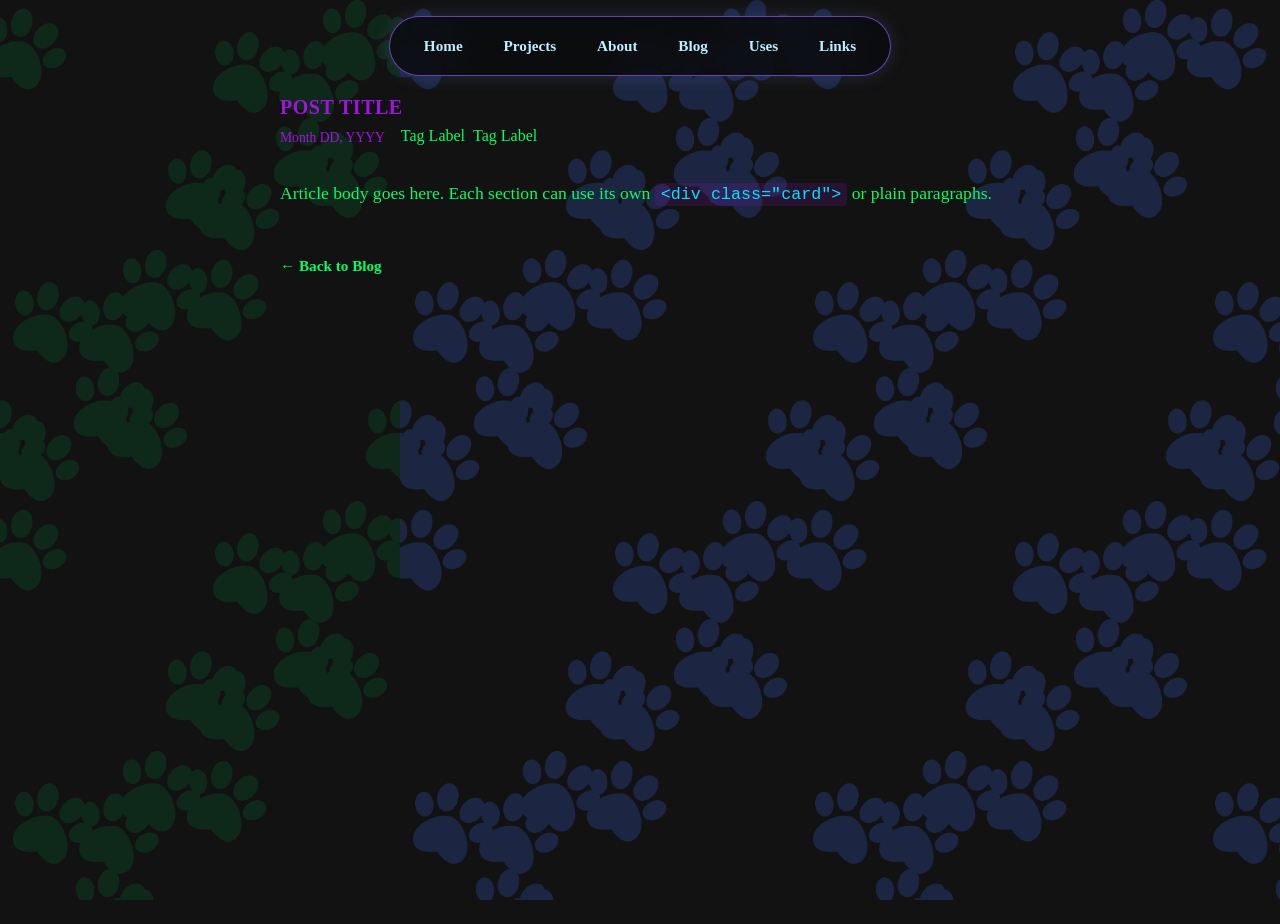
<file: blog/posts/post-template.html>
<!DOCTYPE html>
<html lang="en">
<head>
    <meta name="darkreader-lock">
    <meta charset="UTF-8">
    <meta name="viewport" content="width=device-width, initial-scale=1.0, maximum-scale=1.0, user-scalable=no">
    <meta name="description" content="">
    <title>Post Title | TaskPuppyKreations</title>
    <link rel="stylesheet" href="../../assets/css/style.css">
</head>
<body>
<nav class="navbar" aria-label="Main navigation">
    <ul>
        <li><a href="../../index.html">Home</a></li>
        <li><a href="../../projects.html">Projects</a></li>
        <li><a href="../../about.html">About</a></li>
        <li><a href="../../blog.html">Blog</a></li>
        <li><a href="../../uses.html">Uses</a></li>
        <li><a href="../../links.html">Links</a></li>
    </ul>
</nav>

<div class="blog-post-page">

    <!-- Optional hero image: remove this <figure> entirely when no image is needed. -->
    <!-- <figure class="blog-hero-image">
        <img src="../images/filename.jpg" alt="Descriptive alt text for the hero image.">
        <figcaption>Caption text (optional).</figcaption>
    </figure> -->

    <main class="blog-content">
        <article>
            <header>
                <h1 class="blog-post-title">Post Title</h1>
                <div class="blog-post-meta">
                    <time class="blog-post-date" datetime="YYYY-MM-DD">Month DD, YYYY</time>
                    <div class="blog-post-tags">
                        <span class="tool-chip blog-tag">Tag Label</span>
                        <span class="tool-chip blog-tag">Tag Label</span>
                    </div>
                </div>
            </header>

            <section class="blog-post-body">
                <p>Article body goes here. Each section can use its own <code>&lt;div class="card"&gt;</code> or plain paragraphs.</p>
            </section>
        </article>

        <a class="blog-back-link" href="../../blog.html">← Back to Blog</a>
    </main>
</div>
</body>
</html>
</file>
<file: assets/css/style.css>
:root {
    --bg-color: #121212;
    --card-bg: #1E1E1E;
    --text-main: #E0E0E0;
    --cyan: #00E5FF;
    --orange: #FF9100;
    --purple: #9f15df;
}

html {
    background-color: #121212;
}

body {
    position: relative;
    min-height: 100vh;
    background-color: #121212;
}

body::before {
    content: "";
    position: fixed;
    inset: 0;
    pointer-events: none;
    z-index: 0;
    background-image:
        url('../images/branding/paws.png'),
        url('../images/branding/paws.png');
    background-repeat: repeat;
    background-size: 400px auto;
    background-position: 0 0, 200px 250px;
    filter: opacity(0.12)
        drop-shadow(0 0 0 #00ff66)
        drop-shadow(400px 0 0 #6600ff);
}

body > * {
    position: relative;
    z-index: 1;
}

h1 {
    font-family: "Comic Sans MS", "Comic Sans", cursive;
    font-size: 40px;
}

.profile-frame {
    width: 100px;
    height: 100px;
    border-radius: 50%;
    border: 2px solid var(--cyan);
    overflow: hidden;
    position: relative;
}

.stat-card {
    background: rgba(0, 229, 255, 0.05);
    border: 1px solid #333;
    padding: 15px;
    border-radius: 12px;
    text-align: center;
    color:#00FF66
}

.card p {
    color:#00FF66;
    font-size: 1.1rem;
    line-height: 1.6;
}

.card h2 {
    color:#9f15df;
    font-family: "Comic Sans MS", "Comic Sans", cursive;
    font-size: 1.3rem;
    margin-bottom: 8px;
}

.card .highlight {
    color: #9f15df;
}

.stat-val {
    font-size: 24px;
    font-weight: 900;
    color: var(--cyan);
}

/* ===========================
   Cursor
   =========================== */

html,
body * {
    cursor: url("../cursor/pawbeans-cursor-purple.png"), auto;
}

a,
button,
input,
select,
textarea,
label,
[role="button"] {
    cursor: url("../cursor/pawbeans-cursor-purple-click.png"), pointer;
}

/* ===========================
   Navigation
   =========================== */

.navbar {
    position: sticky;
    top: 1rem;
    z-index: 1000;

    width: fit-content;
    max-width: calc(100% - 2rem);
    margin: 1rem auto 0;
    padding: 0.65rem 1rem;

    background: rgba(10, 12, 14, 0.82);
    backdrop-filter: blur(12px);
    -webkit-backdrop-filter: blur(12px);

    border: 1px solid rgba(139, 92, 246, 0.7);
    border-radius: 999px;

    box-shadow:
        0 0 18px rgba(139, 92, 246, 0.18),
        0 0 30px rgba(0, 255, 140, 0.05);
}

.navbar ul {
    display: flex;
    align-items: center;
    justify-content: center;
    gap: 0.35rem;

    margin: 0;
    padding: 0;

    list-style: none;
}

.navbar a {
    display: inline-flex;
    align-items: center;
    justify-content: center;

    padding: 0.6rem 1.1rem;

    color: #bfefff;
    text-decoration: none;
    font-size: 0.95rem;
    font-weight: 700;

    border-radius: 999px;

    transition:
        color 0.2s ease,
        background-color 0.2s ease,
        box-shadow 0.2s ease,
        transform 0.2s ease;
}

.navbar a:hover,
.navbar a:focus-visible {
    color: #00ff8c;
    background: rgba(0, 255, 140, 0.08);

    box-shadow:
        0 0 10px rgba(0, 255, 140, 0.2),
        inset 0 0 10px rgba(0, 255, 140, 0.05);

    transform: translateY(-1px);
    outline: none;
}

.navbar a.active,
.navbar a[aria-current="page"] {
    color: #ffffff;
    background: linear-gradient(
        135deg,
        rgba(139, 92, 246, 0.75),
        rgba(0, 255, 140, 0.35)
    );

    box-shadow:
        0 0 12px rgba(139, 92, 246, 0.55),
        0 0 16px rgba(0, 255, 140, 0.28);
}

@media (max-width: 700px) {
    .navbar {
        top: 0.5rem;
        margin-top: 0.5rem;
        padding: 0.5rem;
        border-radius: 1rem;
    }

    .navbar ul {
        flex-wrap: wrap;
        gap: 0.25rem;
    }

    .navbar a {
        padding: 0.5rem 0.7rem;
        font-size: 0.85rem;
    }
}

/* ===========================
   Projects Page
   =========================== */

.projects-page {
    max-width: 900px;
    margin: 0 auto;
    padding: 20px 20px 60px;
    text-align: center;
}

.projects-page h1 {
    color: #00FF66;
    margin-bottom: 8px;
    font-size: 1.6rem;
}

.projects-intro {
    color: #00FF66;
    max-width: 600px;
    margin: 0 auto 40px;
    font-size: .95rem;
    line-height: 1.6;
}

.project-group {
    margin-bottom: 48px;
}

.project-group-title {
    color:#9f15df;
    font-size: 1.25rem;
    text-transform: uppercase;
    font-family:"Comic Sans MS", "Comic Sans", cursive;
    letter-spacing: 1px;
    border-bottom: 2px solid rgba(0, 255, 102, 0.3);
    padding-bottom: 8px;
    margin-bottom: 20px;
    text-align: left;
}

.project-grid {
    display: grid;
    grid-template-columns: repeat(auto-fit, minmax(280px, 1fr));
    gap: 20px;
}

.project-card {
    background: var(--card-bg);
    border: 1px solid #333;
    border-radius: 16px;
    transition: box-shadow 0.2s ease, transform 0.2s ease;
    text-align: left;
}

.project-card:hover,
.project-card:focus-within {
    box-shadow: 0 0 15px rgba(0, 255, 102, 0.2);
    transform: translateY(-2px);
}

.project-card-body {
    padding: 20px;
}

.project-card-title {
    color:#9f15df;
    font-size: 1.25rem;
    font-family:"Comic Sans MS", "Comic Sans", cursive;
    margin: 0 0 8px 0;
    text-transform: uppercase;
    letter-spacing: 0.5px;
    font-weight: bold;
}

.project-card-desc {
    color: var(--text-main);
    font-size: 1.05rem;
    line-height: 1.6;
    margin-bottom: 14px;
    color: #00FF66;
}

/* Status badges */
.status-badge {
    display: inline-block;
    padding: 4px 12px;
    border-radius: 999px;
    font-size: 0.75rem;
    font-weight: 700;
    text-transform: uppercase;
    letter-spacing: 0.5px;
}

.status-badge--active {
    background: rgba(0, 255, 102, 0.15);
    color: #00FF66;
    border: 1px solid #00FF66;
}

.status-badge--stable {
    background: rgba(255, 215, 0, 0.15);
    color: #FFD700;
    border: 1px solid #FFD700;
}

.status-badge--archived {
    background: rgba(0, 229, 255, 0.15);
    color: #00E5FF;
    border: 1px solid #00E5FF;
}

.status-badge--experiment {
    background: rgba(255, 145, 0, 0.15);
    color: #FF9100;
    border: 1px solid #FF9100;
}

/* Project links */
.project-links {
    display: flex;
    gap: 10px;
    flex-wrap: wrap;
}

.project-link {
    display: inline-block;
    padding: 8px 16px;
    border-radius: 12px;
    font-weight: 700;
    font-size: 0.85rem;
    text-decoration: none;
    text-transform: uppercase;
    transition: box-shadow 0.2s ease, transform 0.2s ease;
}

.project-link:hover,
.project-link:focus-visible {
    box-shadow: 0 0 10px rgba(0, 255, 102, 0.3);
    transform: translateY(-1px);
    outline: none;
}

.project-link.github {
    background: var(--purple);
    color: #000;
    border: 2px solid rgba(159, 21, 223, 0.5);
}

.project-link.live {
    background: var(--card-bg);
    color: #00FF66;
    border: 2px solid #00FF66;
}

.project-link.private {
    display: inline-block;
    padding: 8px 16px;
    border-radius: 12px;
    font-weight: 700;
    font-size: 0.85rem;
    text-transform: uppercase;
    color: #666;
    border: 2px dashed #444;
    cursor: default;
}

/* Mobile */
@media (max-width: 700px) {
    .projects-page {
        padding: 16px 16px 48px;
    }

    .projects-page h1 {
        font-size: 1.3rem;
    }

    .projects-intro {
        font-size: 0.88rem;
        margin-bottom: 28px;
    }

    .project-group {
        margin-bottom: 36px;
    }

    .project-group-title {
        font-size: 0.95rem;
    }

    .project-grid {
        gap: 16px;
    }

    .project-card-body {
        padding: 16px;
    }

    .project-card-title {
        font-size: 1rem;
    }

    .project-card-desc {
        font-size: 0.85rem;
    }

    .project-link {
        padding: 10px 14px;
        font-size: 0.8rem;
    }
}

/* ===========================
   Blog
   =========================== */

.blog-index {
    max-width: 900px;
    margin: 0 auto;
    padding: 20px 20px 60px;
    text-align: center;
}

.blog-index h1 {
    color: #00FF66;
    margin-bottom: 8px;
    font-size: 1.6rem;
}

.blog-intro {
    color: #00FF66;
    max-width: 600px;
    margin: 0 auto 40px;
    font-size: .95rem;
    line-height: 1.6;
}

.blog-post-list {
    display: flex;
    flex-direction: column;
    gap: 20px;
    align-items: stretch;
}

.blog-post-card {
    padding: 24px;
}

.blog-post-title {
    color: #9f15df;
    font-size: 1.25rem;
    font-family: "Comic Sans MS", "Comic Sans", cursive;
    margin: 0 0 8px 0;
    text-transform: uppercase;
    letter-spacing: 0.5px;
    font-weight: bold;
}

.blog-post-date {
    color: #9f15df;
    font-size: 0.85rem;
    display: block;
    margin-bottom: 10px;
}

.blog-post-summary {
    color: #00FF66;
    font-size: 1.05rem;
    line-height: 1.6;
    margin-bottom: 14px;
}

.blog-post-tags {
    display: flex;
    gap: 8px;
    flex-wrap: wrap;
    margin-bottom: 14px;
}

.blog-tag {
    color: #00FF66;
}

.blog-read-more {
    display: inline-block;
    color: #00FF66;
    font-weight: 700;
    font-size: 0.95rem;
    text-decoration: none;
    transition: color 0.2s ease, box-shadow 0.2s ease;
}

.blog-read-more:hover,
.blog-read-more:focus-visible {
    color: #9f15df;
    box-shadow: 0 0 10px rgba(159, 21, 223, 0.3);
    outline: none;
}

/* Blog post page */
.blog-post-page {
    max-width: 720px;
    margin: 0 auto;
    padding: 20px 20px 60px;
}

/* Optional hero image */
.blog-hero-image {
    width: 100%;
    aspect-ratio: 16 / 7;
    border-radius: 16px;
    overflow: hidden;
    border: 2px solid #00FF66;
    box-shadow: 0 0 15px rgba(0, 255, 102, 0.2);
    margin-bottom: 24px;
}

.blog-hero-image img {
    width: 100%;
    height: 100%;
    object-fit: cover;
    display: block;
}

.blog-hero-image figcaption {
    position: absolute;
    bottom: 0;
    left: 0;
    right: 0;
    padding: 8px 12px;
    background: rgba(0, 0, 0, 0.75);
    color: #ccc;
    font-size: 0.85rem;
}

/* Post metadata row */
.blog-post-meta {
    display: flex;
    align-items: center;
    gap: 16px;
    flex-wrap: wrap;
    margin-bottom: 20px;
}

/* Post body */
.blog-post-body {
    color: var(--text-main);
}

.blog-post-body p {
    color: #00FF66;
    font-size: 1.1rem;
    line-height: 1.6;
    margin-bottom: 16px;
}

.blog-post-body h2 {
    color: #9f15df;
    font-family: "Comic Sans MS", "Comic Sans", cursive;
    font-size: 1.3rem;
    margin: 24px 0 12px 0;
}

.blog-post-body h3 {
    color: #00FF66;
    font-size: 1.1rem;
    margin: 20px 0 10px 0;
}

.blog-post-body code {
    background: rgba(159, 21, 223, 0.15);
    color: #00E5FF;
    padding: 2px 6px;
    border-radius: 4px;
    font-size: 0.95em;
}

.blog-post-body pre {
    background: var(--card-bg);
    border: 1px solid #333;
    border-radius: 12px;
    padding: 16px;
    overflow-x: auto;
    margin-bottom: 16px;
}

.blog-post-body pre code {
    background: none;
    padding: 0;
}

.blog-post-body ul,
.blog-post-body ol {
    color: #00FF66;
    margin-bottom: 16px;
    padding-left: 24px;
}

.blog-post-body li {
    margin-bottom: 6px;
}

.blog-post-body blockquote {
    border-left: 3px solid #9f15df;
    padding: 12px 16px;
    margin: 16px 0;
    background: rgba(159, 21, 223, 0.05);
    border-radius: 0 8px 8px 0;
    color: #ccc;
}

/* Back to blog link */
.blog-back-link {
    display: inline-block;
    margin-top: 32px;
    color: #00FF66;
    font-weight: 700;
    font-size: 0.95rem;
    text-decoration: none;
    transition: color 0.2s ease, box-shadow 0.2s ease;
}

.blog-back-link:hover,
.blog-back-link:focus-visible {
    color: #9f15df;
    box-shadow: 0 0 10px rgba(159, 21, 223, 0.3);
    outline: none;
}

/* Mobile */
@media (max-width: 700px) {
    .blog-index {
        padding: 16px 16px 48px;
    }

    .blog-index h1 {
        font-size: 1.3rem;
    }

    .blog-intro {
        font-size: 0.88rem;
        margin-bottom: 28px;
    }

    .blog-post-card {
        padding: 16px;
    }

    .blog-post-title {
        font-size: 1rem;
    }

    .blog-post-summary {
        font-size: 0.85rem;
    }

    .blog-post-page {
        padding: 16px 16px 48px;
    }

    .blog-hero-image {
        aspect-ratio: 16 / 9;
    }

    .blog-post-meta {
        gap: 10px;
    }
}

/* Uses and Links pages */

.uses-page,
.links-page {
    max-width: 900px;
    margin: 0 auto;
    padding: 20px 20px 60px;
    text-align: center;
}

.uses-header,
.links-header {
    max-width: 640px;
    margin: 0 auto 40px;
}

.uses-page h1,
.links-page h1 {
    color: #00FF66;
    margin-bottom: 8px;
    font-size: 1.6rem;
}

.uses-intro,
.links-intro {
    color: #00FF66;
    margin: 0 auto;
    font-size: .95rem;
    line-height: 1.6;
}

.uses-grid,
.links-grid {
    display: grid;
    grid-template-columns: repeat(auto-fit, minmax(280px, 1fr));
    gap: 20px;
    align-items: stretch;
    text-align: left;
}

.uses-card,
.links-card {
    background: var(--card-bg);
    border: 1px solid #333;
    border-radius: 16px;
    margin: 0;
    padding: 20px;
    line-height: 1.6;
    transition: box-shadow 0.2s ease, transform 0.2s ease;
}

.uses-card:hover,
.uses-card:focus-within,
.links-card:hover,
.links-card:focus-within {
    box-shadow: 0 0 15px rgba(0, 255, 102, 0.2);
    transform: translateY(-2px);
}

.uses-card-title,
.links-card-title {
    color: #9f15df;
    font-size: 1.1rem;
    font-family: "Comic Sans MS", "Comic Sans", cursive;
    margin: 0 0 8px 0;
    text-transform: uppercase;
    letter-spacing: 0.5px;
    font-weight: bold;
}

.uses-card-description,
.links-card-description {
    color: #00FF66;
    font-size: 1rem;
    line-height: 1.6;
    margin: 0 0 14px;
}

.uses-list {
    display: flex;
    flex-wrap: wrap;
    gap: 8px;
    list-style: none;
    margin: 0;
    padding: 0;
}

.uses-chip {
    display: inline-block;
    margin: 0;
    padding: 6px 12px;
    color: #00FF66;
    background: rgba(255, 255, 255, 0.05);
    border: 1px solid #444;
    border-radius: 20px;
    font-size: 0.8rem;
    font-weight: bold;
}

.links-section {
    margin-bottom: 48px;
}

.links-section-title {
    color: #9f15df;
    font-size: 1.25rem;
    text-transform: uppercase;
    font-family: "Comic Sans MS", "Comic Sans", cursive;
    letter-spacing: 1px;
    border-bottom: 2px solid rgba(0, 255, 102, 0.3);
    padding-bottom: 8px;
    margin: 0 0 20px;
    text-align: left;
}

.links-card {
    display: flex;
    flex-direction: column;
    min-height: 190px;
    color: inherit;
    text-decoration: none;
}

.links-card:focus-visible {
    outline: 2px solid #00FF66;
    outline-offset: 3px;
}

.links-category {
    align-self: flex-start;
    color: #9f15df;
    font-size: 0.75rem;
    font-weight: 700;
    letter-spacing: 0.5px;
    margin-bottom: 8px;
    text-transform: uppercase;
}

.links-external {
    display: inline-block;
    margin-top: auto;
    color: #00FF66;
    font-size: 0.9rem;
    font-weight: 700;
}

@media (max-width: 700px) {
    .uses-page,
    .links-page {
        padding: 16px 16px 48px;
    }

    .uses-header,
    .links-header {
        margin-bottom: 28px;
    }

    .uses-page h1,
    .links-page h1 {
        font-size: 1.3rem;
    }

    .uses-intro,
    .links-intro {
        font-size: 0.88rem;
    }

    .uses-grid,
    .links-grid {
        gap: 16px;
    }

    .uses-card,
    .links-card {
        padding: 16px;
    }

    .uses-card-title,
    .links-card-title {
        font-size: 1rem;
    }

    .uses-card-description,
    .links-card-description {
        font-size: 0.85rem;
    }

    .uses-chip {
        font-size: 0.75rem;
    }

    .links-section {
        margin-bottom: 36px;
    }

    .links-section-title {
        font-size: 0.95rem;
    }
}

@media (prefers-reduced-motion: reduce) {
    .uses-card,
    .links-card {
        transition: none;
    }
}

/* Custom 404 page */
.error-404-page {
    width: 100%;
    max-width: none;
    box-sizing: border-box;
    margin: 0 auto;
    padding: 20px clamp(12px, 3vw, 40px) 60px;
    text-align: center;
}

.error-404-card {
    margin: 0;
    padding: 24px;
    background: var(--card-bg);
    border: 1px solid #333;
    border-radius: 16px;
    color: var(--text-main);
    text-align: center;
}

.error-404-page h1 {
    margin: 0 0 20px;
    color: #00FF66;
    font-size: 1.6rem;
}

.error-404-image {
    display: block;
    width: min(92vw, 1100px);
    max-width: 100%;
    height: auto;
    box-sizing: border-box;
    margin: 0 auto 24px;
    border: 2px solid #9f15df;
    border-radius: 16px;
    box-shadow:
        0 0 15px rgba(159, 21, 223, 0.3),
        0 0 18px rgba(0, 255, 102, 0.12);
}

.error-404-message {
    margin: 0 auto 20px;
    color: #00FF66;
    font-size: 1.05rem;
    line-height: 1.6;
}

.error-404-actions {
    display: flex;
    justify-content: center;
    gap: 10px;
    flex-wrap: wrap;
}

.error-404-link {
    display: inline-block;
    padding: 8px 16px;
    border: 2px solid #00FF66;
    border-radius: 12px;
    background: var(--card-bg);
    color: #00FF66;
    font-size: 0.85rem;
    font-weight: 700;
    text-decoration: none;
    text-transform: uppercase;
    transition: box-shadow 0.2s ease, transform 0.2s ease;
}

.error-404-link:hover,
.error-404-link:focus-visible {
    outline: none;
    box-shadow: 0 0 10px rgba(0, 255, 102, 0.3);
    transform: translateY(-1px);
}

@media (max-width: 700px) {
    .error-404-card {
        padding: 16px;
    }

    .error-404-page h1 {
        font-size: 1.3rem;
    }

    .error-404-message {
        font-size: 0.9rem;
    }

    .error-404-link {
        padding: 10px 14px;
        font-size: 0.8rem;
    }
}

@media (prefers-reduced-motion: reduce) {
    .error-404-link {
        transition: none;
    }
}

/* Keep the Ko-fi button fixed in the bottom-left corner */
.btn-container {
    position: fixed !important;
    right: auto !important;
    bottom: 20px !important;
    left: 20px !important;
    top: auto !important;
    z-index: 9999 !important;
    width: auto !important;
    margin: 0 !important;
    float: none !important;
    text-align: right !important;
}

@media (max-width: 480px) {
    .btn-container {
        left: 12px !important;
        bottom: 12px !important;
    }
}
</file>
